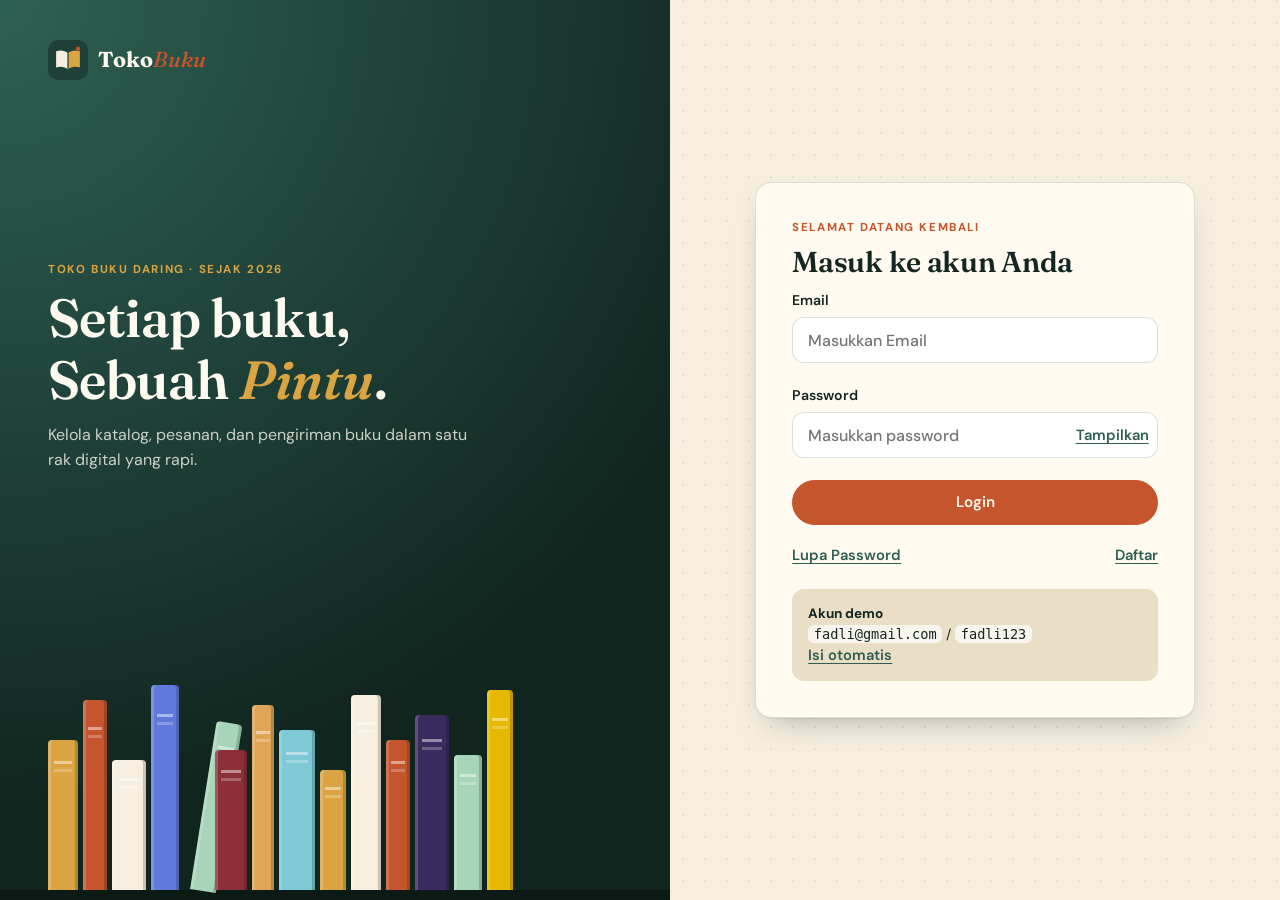
<file: index.html>
<!DOCTYPE html>
<html lang="id">
<head>
  <meta charset="UTF-8">
  <meta name="viewport" content="width=device-width, initial-scale=1.0">
  <title>Masuk – Toko Buku</title>
  <meta name="description" content="Masuk ke Toko Buku untuk mengelola stok, pemesanan, dan pengiriman buku.">
  <link rel="icon" href="assets/logo.svg" type="image/svg+xml">
  <link rel="preconnect" href="https://fonts.googleapis.com">
  <link rel="preconnect" href="https://fonts.gstatic.com" crossorigin>
  <link href="https://fonts.googleapis.com/css2?family=DM+Sans:wght@400;500;600;700&family=Fraunces:ital,opsz,wght@0,9..144,500;0,9..144,600;0,9..144,700;1,9..144,500&display=swap" rel="stylesheet">
  <link rel="stylesheet" href="css/style.css">
  <script src="js/data.js" defer></script>
  <script src="js/script.js" defer></script>
</head>
<body data-page="login">
  <main class="login">
    <section class="login-hero" aria-label="Tentang Toko Buku">
      <a class="brand" href="index.html"><img src="assets/logo.svg" alt="" width="40" height="40"><span>Toko<em>Buku</em></span></a>
      <div class="hero-copy">
        <p class="eyebrow" style="color:var(--gold)">Toko Buku Daring · Sejak 2026</p>
        <h1>Setiap buku,<br>Sebuah <em>Pintu</em>.</h1>
        <p>Kelola katalog, pesanan, dan pengiriman buku dalam satu rak digital yang rapi.</p>
      </div>
      <div class="shelf" aria-hidden="true">
        <span style="--h:150px;--w:30px;--c:#d9a441;--i:0"></span>
        <span style="--h:190px;--w:24px;--c:#c4552d;--i:1"></span>
        <span style="--h:130px;--w:34px;--c:#f6efe0;--i:2"></span>
        <span style="--h:205px;--w:28px;--c:#5f7adb;--i:3"></span>
        <span class="miring" style="--h:170px;--w:26px;--c:#a8d5ba;--i:4"></span>
        <span style="--h:140px;--w:32px;--c:#8c2f39;--i:5"></span>
        <span style="--h:185px;--w:22px;--c:#e0a458;--i:6"></span>
        <span style="--h:160px;--w:36px;--c:#7fc8d6;--i:7"></span>
        <span style="--h:120px;--w:26px;--c:#d9a441;--i:8"></span>
        <span style="--h:195px;--w:30px;--c:#f6efe0;--i:9"></span>
        <span style="--h:150px;--w:24px;--c:#c4552d;--i:10"></span>
        <span style="--h:175px;--w:34px;--c:#3a2a5e;--i:11"></span>
        <span style="--h:135px;--w:28px;--c:#a8d5ba;--i:12"></span>
        <span style="--h:200px;--w:26px;--c:#e6b800;--i:13"></span>
      </div>
    </section>

    <section class="login-panel" aria-labelledby="judulLogin">
      <div class="login-card card">
        <p class="eyebrow">Selamat datang kembali</p>
        <h2 id="judulLogin">Masuk ke akun Anda</h2>
        <form id="formLogin" novalidate>
          <div class="field">
            <label for="email">Email</label>
            <input type="email" id="email" name="email" placeholder="Masukkan Email" autocomplete="username" required>
            <small class="error-msg" role="alert"></small>
          </div>
          <div class="field">
            <label for="password">Password</label>
            <div class="pw-wrap">
              <input type="password" id="password" name="password" placeholder="Masukkan password" autocomplete="current-password" required>
              <button type="button" class="link" id="togglePass" aria-pressed="false">Tampilkan</button>
            </div>
            <small class="error-msg" role="alert"></small>
          </div>
          <button type="submit" class="btn btn-primary btn-block">Login</button>
        </form>

        <div class="login-links">
          <button type="button" class="link" data-open="dlgLupa">Lupa Password</button>
          <button type="button" class="link" data-open="dlgDaftar">Daftar</button>
        </div>

        <aside class="demo" aria-label="Akun demo">
          <strong>Akun demo</strong><br>
          <code>fadli@gmail.com</code> / <code>fadli123</code><br>
          <button type="button" class="link" id="isiDemo">Isi otomatis</button>
        </aside>
      </div>
    </section>
  </main>

  <!-- Modal: Lupa Password -->
  <dialog id="dlgLupa" class="modal" aria-labelledby="tLupa">
    <div class="modal-body">
      <div class="modal-head">
        <div><p class="eyebrow">Pemulihan akun</p><h2 id="tLupa">Lupa Password</h2></div>
        <button type="button" class="modal-x" data-close aria-label="Tutup">×</button>
      </div>
      <p class="muted">Masukkan email yang terdaftar. Kami akan mengirim tautan untuk mengatur ulang password.</p>
      <form id="formLupa" novalidate>
        <div class="field">
          <label for="lupaEmail">Email terdaftar</label>
          <input type="email" id="lupaEmail" name="lupaEmail" placeholder="nama@email.com" required>
          <small class="error-msg" role="alert"></small>
        </div>
        <div id="lupaHasil" class="notice" role="status" hidden></div>
        <div class="modal-actions">
          <button type="button" class="btn btn-ghost" data-close>Tutup</button>
          <button type="submit" class="btn btn-primary">Kirim tautan</button>
        </div>
      </form>
    </div>
  </dialog>

  <!-- Modal: Daftar -->
  <dialog id="dlgDaftar" class="modal" aria-labelledby="tDaftar">
    <div class="modal-body">
      <div class="modal-head">
        <div><p class="eyebrow">Akun baru</p><h2 id="tDaftar">Daftar</h2></div>
        <button type="button" class="modal-x" data-close aria-label="Tutup">×</button>
      </div>
      <form id="formDaftar" novalidate>
        <div class="field">
          <label for="dNama">Nama lengkap</label>
          <input type="text" id="dNama" name="dNama" autocomplete="name" required>
          <small class="error-msg" role="alert"></small>
        </div>
        <div class="field">
          <label for="dEmail">Email</label>
          <input type="email" id="dEmail" name="dEmail" autocomplete="email" required>
          <small class="error-msg" role="alert"></small>
        </div>
        <div class="form-grid">
          <div class="field">
            <label for="dPass">Password</label>
            <input type="password" id="dPass" name="dPass" autocomplete="new-password" required>
            <small class="error-msg" role="alert"></small>
          </div>
          <div class="field">
            <label for="dPass2">Ulangi password</label>
            <input type="password" id="dPass2" name="dPass2" autocomplete="new-password" required>
            <small class="error-msg" role="alert"></small>
          </div>
        </div>
        <div class="modal-actions">
          <button type="button" class="btn btn-ghost" data-close>Batal</button>
          <button type="submit" class="btn btn-primary">Buat akun</button>
        </div>
      </form>
    </div>
  </dialog>
</body>
</html>
</file>
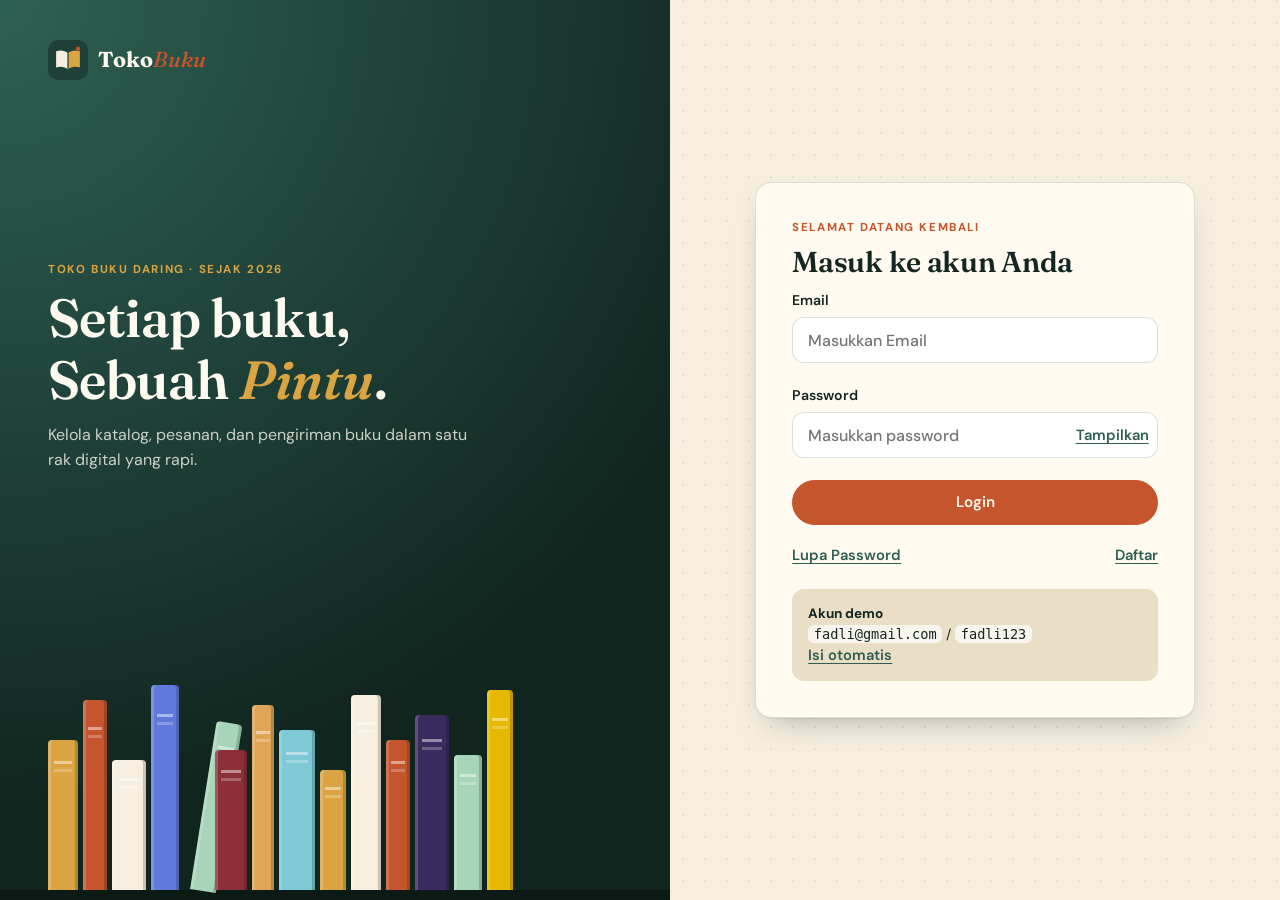
<file: checkout.html>
<!DOCTYPE html>
<html lang="id">
<head>
  <meta charset="UTF-8">
  <meta name="viewport" content="width=device-width, initial-scale=1.0">
  <title>Pemesanan – Toko Buku</title>
  <link rel="icon" href="assets/logo.svg" type="image/svg+xml">
  <link rel="preconnect" href="https://fonts.googleapis.com">
  <link rel="preconnect" href="https://fonts.gstatic.com" crossorigin>
  <link href="https://fonts.googleapis.com/css2?family=DM+Sans:wght@400;500;600;700&family=Fraunces:ital,opsz,wght@0,9..144,500;0,9..144,600;0,9..144,700;1,9..144,500&display=swap" rel="stylesheet">
  <link rel="stylesheet" href="css/style.css">
  <script src="js/data.js" defer></script>
  <script src="js/script.js" defer></script>
</head>
<body data-page="checkout">
  <a class="skip" href="#konten">Lewati ke konten</a>
  <header class="topbar">
    <a class="brand" href="dashboard.html"><img src="assets/logo.svg" alt="" width="36" height="36"><span>Toko<em>Buku</em></span></a>
    <nav class="nav" aria-label="Navigasi utama">
      <a href="dashboard.html" data-page="dashboard">Beranda</a>
      <a href="stok.html" data-page="stok">Stok</a>
      <a href="checkout.html" data-page="checkout">Pesan <span class="badge-cart" hidden>0</span></a>
      <a href="tracking.html" data-page="tracking">Tracking</a>
    </nav>
    <div class="user"><span class="avatar" id="avatar" aria-hidden="true"></span><span id="namaUser"></span><button type="button" class="btn btn-ghost btn-sm" id="btnLogout">Keluar</button></div>
  </header>

  <main id="konten" class="wrap">
    <div class="page-head">
      <div>
        <p class="eyebrow">Checkout</p>
        <h1>Pemesanan buku</h1>
        <p class="lead">Atur isi pesanan, lengkapi data pemesan, lalu pilih pembayaran.</p>
      </div>
    </div>

    <div class="checkout">
      <div class="stack">
        <section class="card" aria-labelledby="tItem">
          <h2 id="tItem">1. Data pesanan</h2>
          <div id="tabelKeranjang" class="table-wrap" hidden>
            <table class="responsive">
              <caption class="sr-only">Daftar buku yang dipesan</caption>
              <thead><tr><th scope="col">Buku</th><th scope="col" class="num">Harga</th><th scope="col">Jumlah</th><th scope="col" class="num">Subtotal</th><th scope="col">Aksi</th></tr></thead>
              <tbody id="tbodyKeranjang"></tbody>
            </table>
          </div>
          <p class="empty" id="kosongKeranjang">Keranjang masih kosong. Pilih buku di bawah atau buka <a href="stok.html">katalog</a>.</p>

          <div class="inline-form">
            <label class="sr-only" for="pilihBuku">Pilih buku</label>
            <select id="pilihBuku"></select>
            <label class="sr-only" for="qtyTambah">Jumlah</label>
            <input type="number" id="qtyTambah" min="1" value="1">
            <button type="button" class="btn" id="btnTambahItem">Tambah</button>
          </div>
        </section>

        <form id="formCheckout" novalidate>
          <section class="card" aria-labelledby="tPemesan">
            <h2 id="tPemesan">2. Informasi pemesan</h2>
            <div class="form-grid">
              <div class="field"><label for="nama">Nama lengkap</label><input id="nama" name="nama" type="text" autocomplete="name" required><small class="error-msg" role="alert"></small></div>
              <div class="field"><label for="email">Email</label><input id="email" name="email" type="email" autocomplete="email" required><small class="error-msg" role="alert"></small></div>
              <div class="field"><label for="telepon">No. telepon / WhatsApp</label><input id="telepon" name="telepon" type="tel" placeholder="081234567890" autocomplete="tel" required><small class="error-msg" role="alert"></small></div>
              <div class="field"><label for="kota">Kota</label><input id="kota" name="kota" type="text" autocomplete="address-level2" required><small class="error-msg" role="alert"></small></div>
              <div class="field full"><label for="alamat">Alamat lengkap</label><textarea id="alamat" name="alamat" placeholder="Nama jalan, nomor rumah, RT/RW, kelurahan" required></textarea><small class="error-msg" role="alert"></small></div>
              <div class="field"><label for="kodepos">Kode pos</label><input id="kodepos" name="kodepos" type="text" inputmode="numeric" maxlength="5" autocomplete="postal-code" required><small class="error-msg" role="alert"></small></div>
              <div class="field"><label for="ekspedisi">Ekspedisi</label><select id="ekspedisi" name="ekspedisi" required></select><small class="error-msg" role="alert"></small></div>
              <div class="field full"><label for="catatan">Catatan untuk kurir (opsional)</label><input id="catatan" name="catatan" type="text" maxlength="120"><small class="error-msg"></small></div>
            </div>
          </section>

          <section class="card" aria-labelledby="tBayar" style="margin-top:1.5rem">
            <h2 id="tBayar">3. Pembayaran</h2>
            <fieldset class="field">
              <legend>Metode pembayaran</legend>
              <div class="pay-grid" id="metodeBayar"></div>
              <small class="error-msg" role="alert"></small>
            </fieldset>
            <button type="submit" class="btn btn-primary btn-block" id="btnPesan">Buat pesanan</button>
          </section>
        </form>
      </div>

      <aside class="card summary" aria-labelledby="tRingkas">
        <h2 id="tRingkas">Ringkasan</h2>
        <dl>
          <div class="row"><dt>Jumlah buku</dt><dd id="rItem">0</dd></div>
          <div class="row"><dt>Subtotal</dt><dd id="rSub">Rp 0</dd></div>
          <div class="row"><dt>Ongkos kirim</dt><dd id="rOngkir">Rp 0</dd></div>
          <div class="row"><dt>Diskon</dt><dd id="rDiskon">Rp 0</dd></div>
          <div class="row total"><dt>Total</dt><dd id="rTotal">Rp 0</dd></div>
        </dl>
        <label class="sr-only" for="kupon">Kode kupon</label>
        <div class="kupon">
          <input id="kupon" type="text" placeholder="Kode kupon" autocomplete="off">
          <button type="button" class="btn btn-ghost btn-sm" id="btnKupon">Pakai</button>
        </div>
        <div id="pesanKupon" class="notice" role="status" hidden></div>
        <p class="muted" style="margin-top:1rem">Coba kupon <strong>BUKUBARU</strong> (diskon 10%) atau <strong>ONGKIRGRATIS</strong>.</p>
      </aside>
    </div>
  </main>
  <footer class="footer">© 2026 Toko Buku · Tugas UTS Pemrograman Web 1</footer>

  <!-- Modal sukses -->
  <dialog id="dlgSukses" class="modal modal-sm" aria-labelledby="tSukses">
    <div class="modal-body notif notif-success">
      <div class="notif-ico" aria-hidden="true">✓</div>
      <h3 id="tSukses">Pesanan berhasil dibuat!</h3>
      <p class="muted">Simpan Nomor Delivery Order Anda:</p>
      <p class="do-big" id="noDO"></p>
      <div class="modal-actions">
        <button type="button" class="btn btn-ghost" data-close>Tutup</button>
        <a class="btn btn-primary" id="linkLacak" href="tracking.html">Lacak pesanan</a>
      </div>
    </div>
  </dialog>
</body>
</html>
</file>
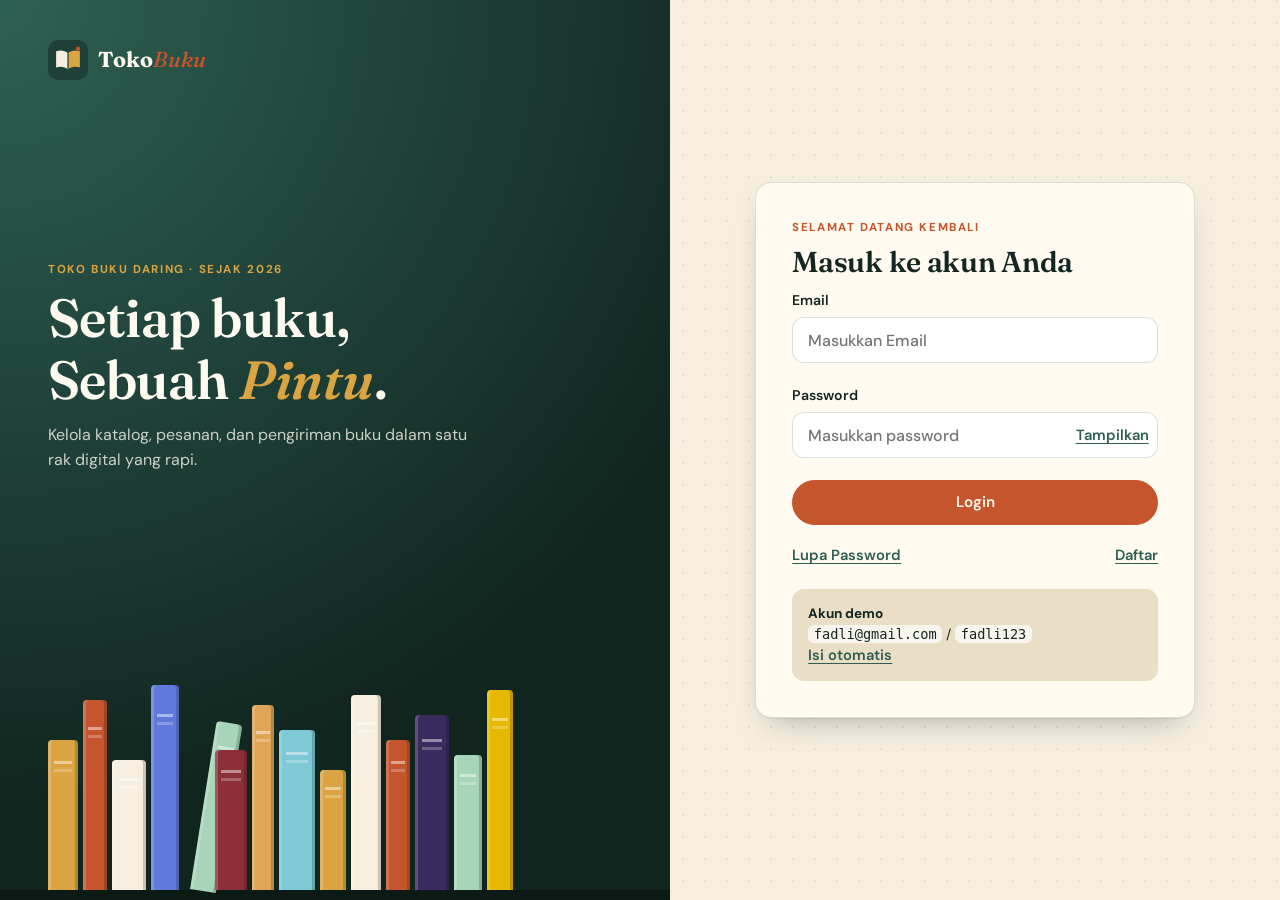
<file: dashboard.html>
<!DOCTYPE html>
<html lang="id">
<head>
  <meta charset="UTF-8">
  <meta name="viewport" content="width=device-width, initial-scale=1.0">
  <title>Dashboard – Toko Buku</title>
  <link rel="icon" href="assets/logo.svg" type="image/svg+xml">
  <link rel="preconnect" href="https://fonts.googleapis.com">
  <link rel="preconnect" href="https://fonts.gstatic.com" crossorigin>
  <link href="https://fonts.googleapis.com/css2?family=DM+Sans:wght@400;500;600;700&family=Fraunces:ital,opsz,wght@0,9..144,500;0,9..144,600;0,9..144,700;1,9..144,500&display=swap" rel="stylesheet">
  <link rel="stylesheet" href="css/style.css">
  <script src="js/data.js" defer></script>
  <script src="js/script.js" defer></script>
</head>
<body data-page="dashboard">
  <a class="skip" href="#konten">Lewati ke konten</a>
  <header class="topbar">
    <a class="brand" href="dashboard.html"><img src="assets/logo.svg" alt="" width="36" height="36"><span>Toko<em>Buku</em></span></a>
    <nav class="nav" aria-label="Navigasi utama">
      <a href="dashboard.html" data-page="dashboard">Beranda</a>
      <a href="stok.html" data-page="stok">Stok</a>
      <a href="checkout.html" data-page="checkout">Pesan <span class="badge-cart" hidden>0</span></a>
      <a href="tracking.html" data-page="tracking">Tracking</a>
    </nav>
    <div class="user"><span class="avatar" id="avatar" aria-hidden="true"></span><span id="namaUser"></span><button type="button" class="btn btn-ghost btn-sm" id="btnLogout">Keluar</button></div>
  </header>

  <main id="konten" class="wrap">
    <section class="hero" aria-labelledby="sapaan">
      <div>
        <p class="eyebrow" id="tanggal"></p>
        <h1 id="sapaan">Halo!</h1>
        <p class="lead">Berikut ringkasan rak toko Anda hari ini.</p>
      </div>
      <div class="clock" role="timer" aria-label="Jam lokal">
        <span id="jam">--:--:--</span>
        <small id="zona"></small>
      </div>
    </section>

    <section class="stats" aria-label="Ringkasan toko">
      <div class="stat"><strong id="statJudul">0</strong><span>Judul buku</span></div>
      <div class="stat"><strong id="statStok">0</strong><span>Total stok (eksemplar)</span></div>
      <div class="stat"><strong id="statPesanan">0</strong><span>Total pesanan</span></div>
      <div class="stat"><strong id="statOmzet">Rp 0</strong><span>Total pendapatan</span></div>
    </section>

    <h2 class="section-title">Menu utama</h2>
    <nav class="menu-grid" aria-label="Menu dashboard">
      <a class="menu-card" href="stok.html"><span class="arrow" aria-hidden="true">↗</span><span class="no">01</span><h3>Informasi Stok / Katalog</h3><p>Lihat, cari, dan tambah stok buku.</p></a>
      <a class="menu-card" href="tracking.html"><span class="arrow" aria-hidden="true">↗</span><span class="no">02</span><h3>Tracking Pengiriman</h3><p>Lacak paket dengan Nomor Delivery Order.</p></a>
      <a class="menu-card" href="checkout.html"><span class="arrow" aria-hidden="true">↗</span><span class="no">3</span><h3>Buat Pesanan</h3><p>Isi data pemesan dan pembayaran.</p></a>
    </nav>

    <h2 class="section-title">Pesanan terbaru</h2>
    <ul class="recent" id="listTerbaru"></ul>
  </main>
  <footer class="footer">© 2026 Toko Buku · Tugas UTS Pemrograman Web 1</footer>
</body>
</html>
</file>
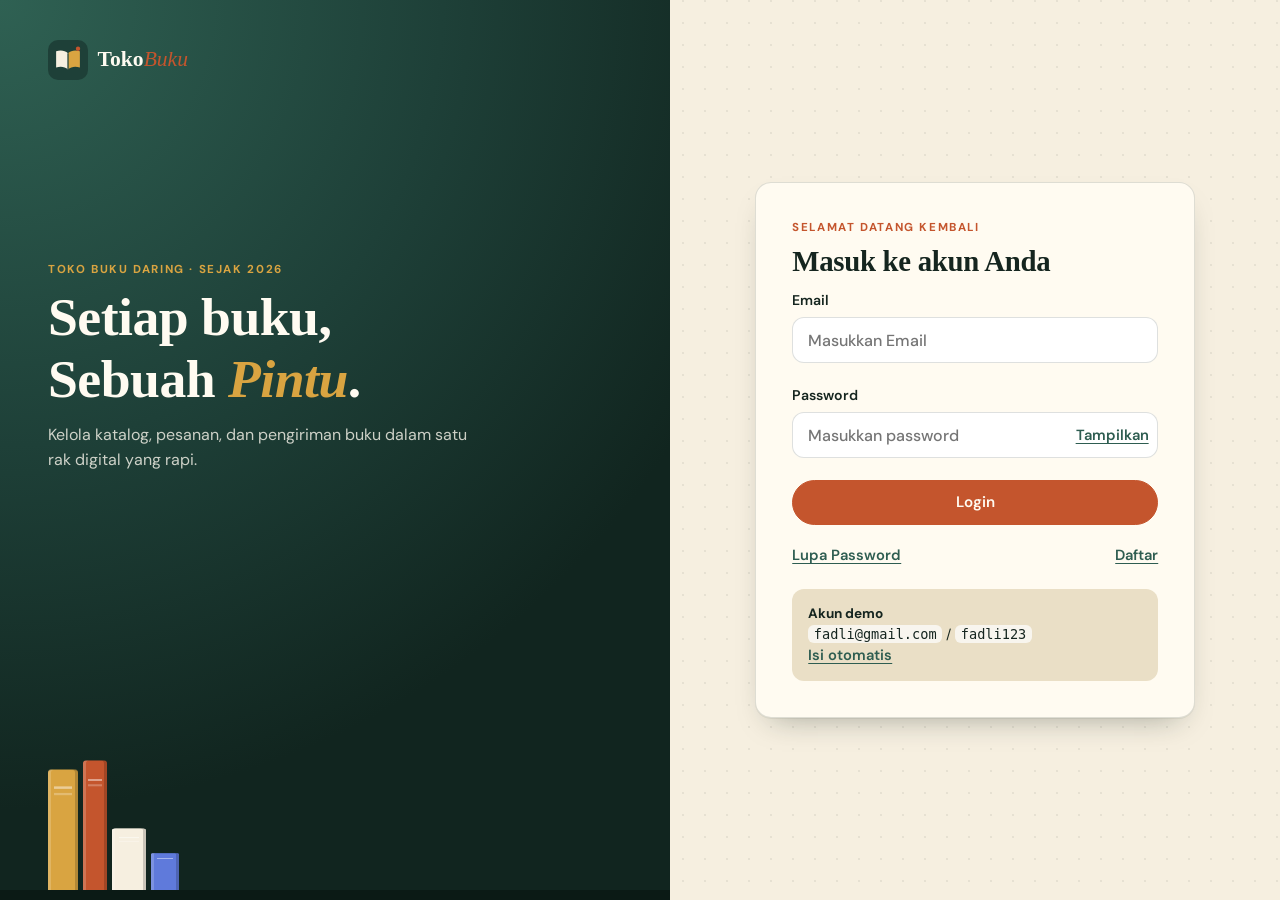
<file: login.html>
<!DOCTYPE html>
<html lang="id">
<head>
  <meta charset="UTF-8">
  <meta name="viewport" content="width=device-width, initial-scale=1.0">
  <meta http-equiv="refresh" content="0; url=index.html">
  <title>Login – Toko Buku</title>
</head>
<body>
  <p>Mengalihkan ke <a href="index.html">halaman login</a>…</p>
</body>
</html>
</file>
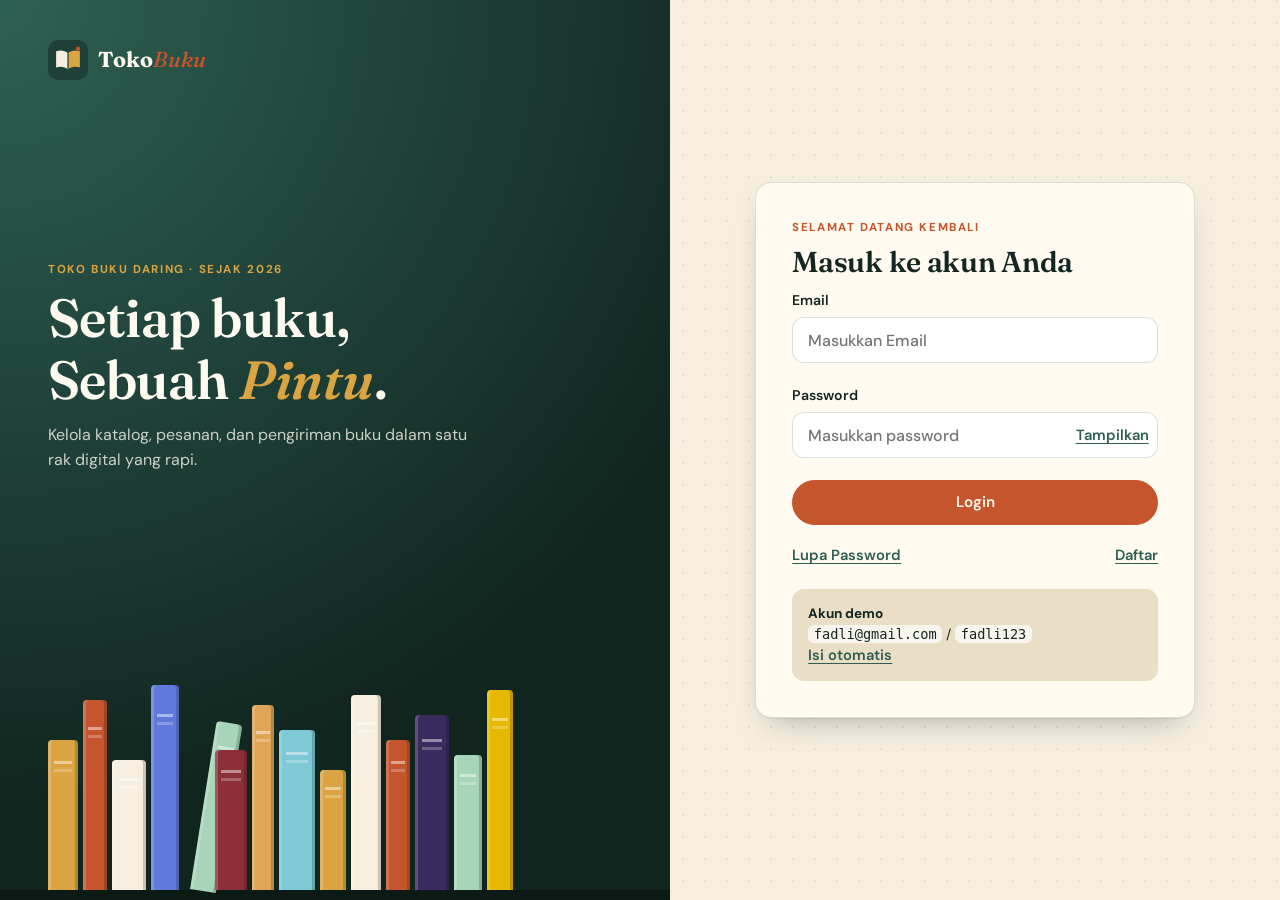
<file: stok.html>
<!DOCTYPE html>
<html lang="id">
<head>
  <meta charset="UTF-8">
  <meta name="viewport" content="width=device-width, initial-scale=1.0">
  <title>Katalog &amp; Stok – Toko Buku</title>
  <link rel="icon" href="assets/logo.svg" type="image/svg+xml">
  <link rel="preconnect" href="https://fonts.googleapis.com">
  <link rel="preconnect" href="https://fonts.gstatic.com" crossorigin>
  <link href="https://fonts.googleapis.com/css2?family=DM+Sans:wght@400;500;600;700&family=Fraunces:ital,opsz,wght@0,9..144,500;0,9..144,600;0,9..144,700;1,9..144,500&display=swap" rel="stylesheet">
  <link rel="stylesheet" href="css/style.css">
  <script src="js/data.js" defer></script>
  <script src="js/script.js" defer></script>
</head>
<body data-page="stok">
  <a class="skip" href="#konten">Lewati ke konten</a>
  <header class="topbar">
    <a class="brand" href="dashboard.html"><img src="assets/logo.svg" alt="" width="36" height="36"><span>Toko<em>Buku</em></span></a>
    <nav class="nav" aria-label="Navigasi utama">
      <a href="dashboard.html" data-page="dashboard">Beranda</a>
      <a href="stok.html" data-page="stok">Stok</a>
      <a href="checkout.html" data-page="checkout">Pesan <span class="badge-cart" hidden>0</span></a>
      <a href="tracking.html" data-page="tracking">Tracking</a>
    </nav>
    <div class="user"><span class="avatar" id="avatar" aria-hidden="true"></span><span id="namaUser"></span><button type="button" class="btn btn-ghost btn-sm" id="btnLogout">Keluar</button></div>
  </header>

  <main id="konten" class="wrap">
    <div class="page-head">
      <div>
        <p class="eyebrow">Informasi stok</p>
        <h1>Katalog buku</h1>
        <p class="lead">Data dimuat dari <code>dataKatalogBuku</code> di <code>data.js</code>. Tambahkan stok baru, ubah, atau masukkan ke keranjang.</p>
      </div>
    </div>

    <div class="chips" aria-label="Ringkasan stok">
      <span class="chip"><strong id="sumJudul">0</strong> judul</span>
      <span class="chip"><strong id="sumStok">0</strong> eksemplar</span>
      <span class="chip">Nilai persediaan <strong id="sumNilai">Rp 0</strong></span>
      <span class="chip"><strong id="sumMenipis">0</strong> stok menipis / habis</span>
    </div>

    <section class="toolbar" aria-label="Pencarian dan filter">
      <label class="sr-only" for="cari">Cari buku</label>
      <input type="search" id="cari" placeholder="Cari judul, kategori, atau kode…">
      <label class="sr-only" for="filterKategori">Filter kategori</label>
      <select id="filterKategori"><option value="">Semua kategori</option></select>
      <label class="sr-only" for="urut">Urutkan</label>
      <select id="urut">
        <option value="judul">Urut: Judul A–Z</option>
        <option value="hargaAsc">Harga termurah</option>
        <option value="hargaDesc">Harga termahal</option>
        <option value="stokAsc">Stok tersedikit</option>
        <option value="stokDesc">Stok terbanyak</option>
      </select>
      <button type="button" class="btn btn-primary" id="btnTambah">+ Tambah stok baru</button>
    </section>

    <p class="muted" id="infoJumlah" aria-live="polite"></p>
    <div class="table-wrap">
      <table class="responsive">
        <caption class="sr-only">Daftar katalog buku beserta stok</caption>
        <thead>
          <tr>
            <th scope="col">Buku</th><th scope="col">Kode</th><th scope="col">Kategori</th>
            <th scope="col" class="num">Harga</th><th scope="col">Stok</th><th scope="col">Aksi</th>
          </tr>
        </thead>
        <tbody id="tbodyStok"></tbody>
      </table>
      <p class="empty" id="kosongStok" hidden>Tidak ada buku yang cocok dengan pencarian Anda.</p>
    </div>
  </main>
  <footer class="footer">© 2026 Toko Buku · Tugas UTS Pemrograman Web 1</footer>

  <!-- Modal tambah / ubah buku -->
  <dialog id="dlgBuku" class="modal" aria-labelledby="judulDlg">
    <div class="modal-body">
      <div class="modal-head">
        <div><p class="eyebrow">Katalog</p><h2 id="judulDlg">Tambah buku baru</h2></div>
        <button type="button" class="modal-x" data-close aria-label="Tutup">×</button>
      </div>
      <form id="formBuku" novalidate>
        <div class="form-grid">
          <div class="field"><label for="fKode">Kode</label><input id="fKode" name="kode" readonly><small class="error-msg"></small></div>
          <div class="field"><label for="fEdisi">Edisi</label><input id="fEdisi" name="edisi" type="number" min="1" step="1"><small class="error-msg" role="alert"></small></div>
          <div class="field full"><label for="fJudul">Judul buku</label><input id="fJudul" name="judul" type="text" required><small class="error-msg" role="alert"></small></div>
          <div class="field full"><label for="fKategori">Kategori</label><input id="fKategori" name="kategori" type="text" list="daftarKategori" placeholder="Pilih atau ketik kategori baru" required><datalist id="daftarKategori"></datalist><small class="error-msg" role="alert"></small></div>
          <div class="field"><label for="fHarga">Harga (Rp)</label><input id="fHarga" name="harga" type="number" min="1000" step="500" required><small class="error-msg" role="alert"></small></div>
          <div class="field"><label for="fStok">Stok</label><input id="fStok" name="stok" type="number" min="0" step="1" required><small class="error-msg" role="alert"></small></div>
        </div>
        <div class="modal-actions">
          <button type="button" class="btn btn-ghost" data-close>Batal</button>
          <button type="submit" class="btn btn-primary" id="btnSimpanBuku">Tambah ke katalog</button>
        </div>
      </form>
    </div>
  </dialog>
</body>
</html>
</file>
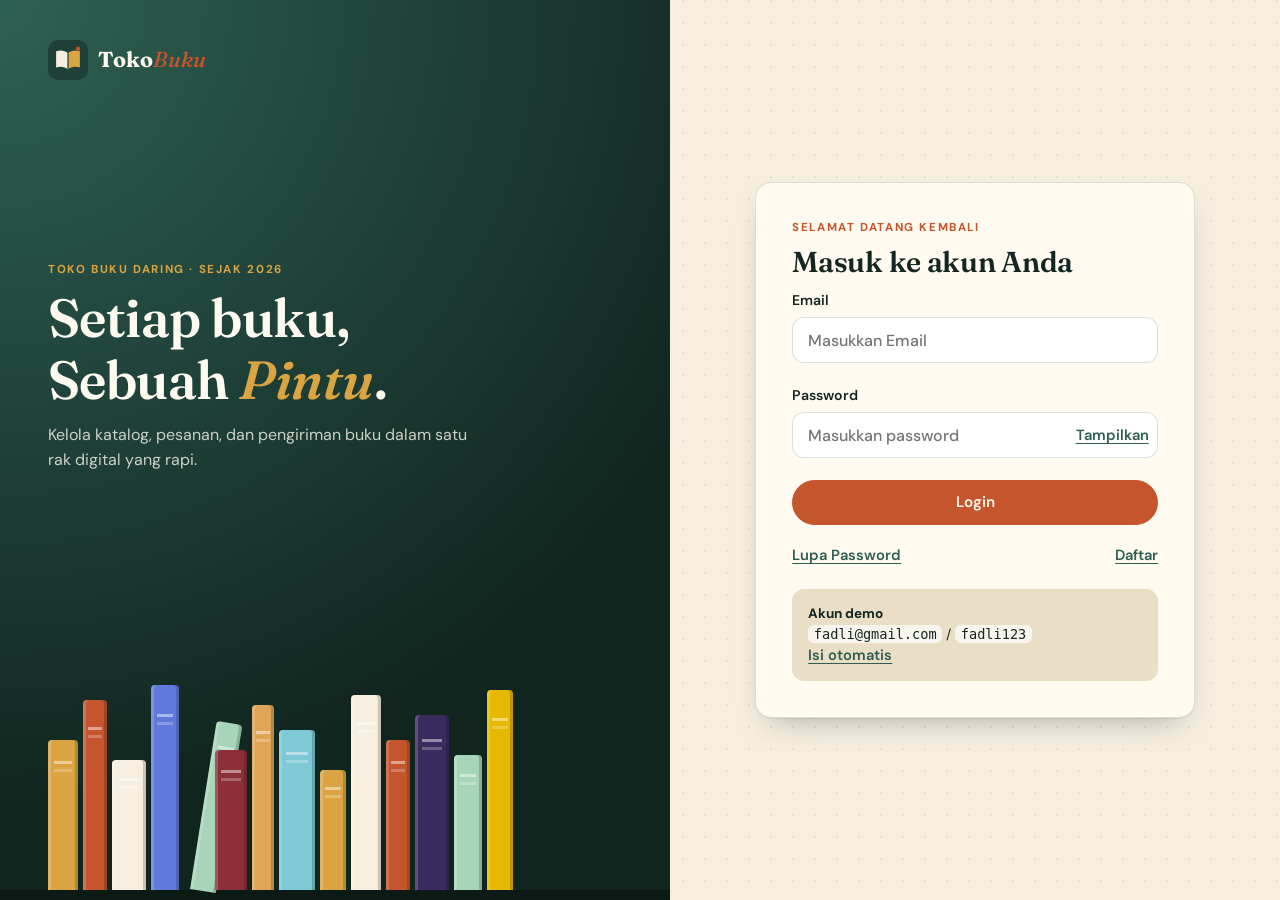
<file: tracking.html>
<!DOCTYPE html>
<html lang="id">
<head>
  <meta charset="UTF-8">
  <meta name="viewport" content="width=device-width, initial-scale=1.0">
  <title>Tracking Pengiriman – Toko Buku</title>
  <link rel="icon" href="assets/logo.svg" type="image/svg+xml">
  <link rel="preconnect" href="https://fonts.googleapis.com">
  <link rel="preconnect" href="https://fonts.gstatic.com" crossorigin>
  <link href="https://fonts.googleapis.com/css2?family=DM+Sans:wght@400;500;600;700&family=Fraunces:ital,opsz,wght@0,9..144,500;0,9..144,600;0,9..144,700;1,9..144,500&display=swap" rel="stylesheet">
  <link rel="stylesheet" href="css/style.css">
  <script src="js/data.js" defer></script>
  <script src="js/script.js" defer></script>
</head>
<body data-page="tracking">
  <a class="skip" href="#konten">Lewati ke konten</a>
  <header class="topbar">
    <a class="brand" href="dashboard.html"><img src="assets/logo.svg" alt="" width="36" height="36"><span>Toko<em>Buku</em></span></a>
    <nav class="nav" aria-label="Navigasi utama">
      <a href="dashboard.html" data-page="dashboard">Beranda</a>
      <a href="stok.html" data-page="stok">Stok</a>
      <a href="checkout.html" data-page="checkout">Pesan <span class="badge-cart" hidden>0</span></a>
      <a href="tracking.html" data-page="tracking">Tracking</a>
    </nav>
    <div class="user"><span class="avatar" id="avatar" aria-hidden="true"></span><span id="namaUser"></span><button type="button" class="btn btn-ghost btn-sm" id="btnLogout">Keluar</button></div>
  </header>

  <main id="konten" class="wrap">
    <div class="page-head">
      <div>
        <p class="eyebrow">Informasi pengiriman</p>
        <h1>Lacak paket Anda</h1>
        <p class="lead">Masukkan Nomor Delivery Order untuk melihat status dan detail pengiriman.</p>
      </div>
    </div>

    <section class="card search-card" aria-label="Form pencarian">
      <form id="formTracking" novalidate>
        <div class="search-row">
          <div class="field">
            <label for="nomorDO">Nomor Delivery Order</label>
            <input type="text" id="nomorDO" name="nomorDO" placeholder="Contoh: DO-20261002" autocomplete="off" required>
            <small class="error-msg" role="alert"></small>
          </div>
          <button type="submit" class="btn btn-primary" id="btnCari" style="align-self:flex-start;margin-top:1.55rem">Cari</button>
        </div>
      </form>
      <p class="muted" style="margin:1rem 0 .5rem">Coba nomor contoh:</p>
      <div class="chips" id="contohDO" style="margin:0"></div>
    </section>

    <section id="hasilTracking" aria-label="Hasil pencarian" hidden></section>
  </main>
  <footer class="footer">© 2026 Toko Buku · Tugas UTS Pemrograman Web 1</footer>
</body>
</html>
</file>
<file: css/style.css>
/* =========================================================
   Toko Buku – style.css
   Tema: "rak buku" – kertas krem, tinta hijau pinus, aksen tanah liat & emas
   ========================================================= */

:root {
  --paper: #f6efe0;
  --paper-2: #eadfc6;
  --card: #fffbf1;
  --ink: #15251f;
  --ink-2: #4a5a53;
  --pine: #1e4038;
  --pine-2: #2e5d51;
  --clay: #c4552d;
  --clay-2: #a8421f;
  --gold: #d9a441;
  --ok: #2f7d5b;
  --err: #b3372a;
  --line: rgba(21, 37, 31, .14);
  --radius: 16px;
  --shadow: 0 1px 0 rgba(21, 37, 31, .06), 0 14px 30px -16px rgba(21, 37, 31, .4);
  --serif: "Fraunces", "Iowan Old Style", Georgia, serif;
  --sans: "DM Sans", system-ui, -apple-system, "Segoe UI", Roboto, sans-serif;
}

*, *::before, *::after { box-sizing: border-box; }
html { scroll-behavior: smooth; }
body {
  margin: 0;
  font-family: var(--sans);
  color: var(--ink);
  line-height: 1.55;
  background:
    radial-gradient(circle at 1px 1px, rgba(21, 37, 31, .07) 1px, transparent 0) 0 0 / 22px 22px,
    var(--paper);
  min-height: 100vh;
  display: flex;
  flex-direction: column;
}
h1, h2, h3, h4 { font-family: var(--serif); line-height: 1.15; margin: 0 0 .4em; letter-spacing: -.01em; }
h1 { font-size: clamp(2rem, 4vw + 1rem, 3.4rem); font-weight: 600; }
h2 { font-size: clamp(1.35rem, 1vw + 1rem, 1.8rem); font-weight: 600; }
h3 { font-size: 1.15rem; font-weight: 600; }
p { margin: 0 0 1em; }
em { font-style: italic; color: var(--clay); }
a { color: var(--pine-2); }
img { max-width: 100%; display: block; }
[hidden] { display: none !important; }
.muted { color: var(--ink-2); font-size: .9rem; }
.eyebrow { text-transform: uppercase; letter-spacing: .14em; font-size: .72rem; font-weight: 700; color: var(--clay); margin: 0 0 .5rem; }
.lead { font-size: 1.1rem; color: var(--ink-2); max-width: 46ch; }
.sr-only { position: absolute; width: 1px; height: 1px; overflow: hidden; clip: rect(0 0 0 0); white-space: nowrap; }
.skip { position: absolute; left: -999px; top: 8px; background: var(--ink); color: #fff; padding: .5rem 1rem; border-radius: 8px; z-index: 100; }
.skip:focus { left: 8px; }
:focus-visible { outline: 3px solid var(--gold); outline-offset: 2px; border-radius: 6px; }

/* ---------- Tombol ---------- */
.btn {
  --bg: var(--pine); --fg: #fffbf1;
  display: inline-flex; align-items: center; justify-content: center; gap: .5rem;
  font: 600 .95rem var(--sans);
  padding: .72rem 1.25rem; border-radius: 999px; border: 1.5px solid var(--bg);
  background: var(--bg); color: var(--fg); cursor: pointer; text-decoration: none;
  transition: transform .15s, box-shadow .15s, background .15s;
}
.btn:hover { transform: translateY(-2px); box-shadow: 0 10px 18px -10px rgba(21, 37, 31, .7); }
.btn:active { transform: translateY(0); }
.btn:disabled { opacity: .45; cursor: not-allowed; transform: none; box-shadow: none; }
.btn-primary { --bg: var(--clay); }
.btn-primary:hover { --bg: var(--clay-2); }
.btn-ghost { --bg: transparent; --fg: var(--ink); border-color: var(--line); }
.btn-ghost:hover { background: rgba(21, 37, 31, .06); box-shadow: none; }
.btn-danger { --bg: transparent; --fg: var(--err); border-color: rgba(179, 55, 42, .35); }
.btn-danger:hover { background: rgba(179, 55, 42, .08); box-shadow: none; }
.btn-sm { padding: .4rem .8rem; font-size: .82rem; }
.btn-block { width: 100%; }
.link { background: none; border: 0; padding: 0; font: 600 .92rem var(--sans); color: var(--pine-2); text-decoration: underline; text-underline-offset: 3px; cursor: pointer; }
.link:hover { color: var(--clay); }

/* ---------- Form ---------- */
.field { display: flex; flex-direction: column; gap: .35rem; margin-bottom: 1rem; position: relative; }
.field label, .field legend { font-weight: 600; font-size: .88rem; }
.input, .field input:not([type=radio]):not([type=checkbox]), .field select, .field textarea, .toolbar input, .toolbar select, .inline-form input, .inline-form select {
  font: 500 1rem var(--sans); color: var(--ink);
  padding: .72rem .9rem; border-radius: 12px; border: 1.5px solid var(--line);
  background: #fff; width: 100%; transition: border-color .15s, box-shadow .15s;
}
.field input:focus, .field select:focus, .field textarea:focus, .toolbar input:focus, .toolbar select:focus, .inline-form input:focus, .inline-form select:focus {
  outline: none; border-color: var(--pine-2); box-shadow: 0 0 0 4px rgba(46, 93, 81, .16);
}
.field textarea { min-height: 84px; resize: vertical; }
.field input[readonly] { background: var(--paper-2); color: var(--ink-2); }
.error-msg { color: var(--err); font-size: .8rem; font-weight: 600; min-height: 0; }
.field.invalid input:not([type=radio]), .field.invalid select, .field.invalid textarea { border-color: var(--err); background: #fff6f4; }
.pw-wrap { position: relative; }
.pw-wrap input { padding-right: 6.2rem !important; }
.pw-wrap button { position: absolute; right: .6rem; top: 50%; transform: translateY(-50%); }
.form-grid { display: grid; grid-template-columns: repeat(2, 1fr); gap: 0 1rem; }
.form-grid .full { grid-column: 1 / -1; }
fieldset { border: 0; padding: 0; margin: 0 0 1rem; }
.pay-grid { display: grid; grid-template-columns: repeat(auto-fit, minmax(130px, 1fr)); gap: .6rem; }
.pay { position: relative; cursor: pointer; }
.pay input { position: absolute; opacity: 0; inset: 0; }
.pay span { display: block; text-align: center; padding: .7rem .5rem; border: 1.5px solid var(--line); border-radius: 12px; background: #fff; font-weight: 600; font-size: .9rem; transition: .15s; }
.pay input:checked + span { border-color: var(--pine); background: var(--pine); color: #fffbf1; }
.pay input:focus-visible + span { outline: 3px solid var(--gold); outline-offset: 2px; }
.notice { padding: .8rem 1rem; border-radius: 12px; font-size: .9rem; margin-top: 1rem; }
.notice-ok { background: #e3f2ea; color: #1d5a3f; }
.notice-err { background: #fbe9e6; color: var(--err); }

/* ---------- Kartu & utilitas layout ---------- */
.card { background: var(--card); border: 1px solid var(--line); border-radius: var(--radius); box-shadow: var(--shadow); padding: 1.5rem; }
.wrap { width: min(1180px, 100% - 2rem); margin: 0 auto; padding: 2rem 0 3rem; flex: 1; }
.page-head { display: flex; align-items: flex-end; justify-content: space-between; gap: 1rem; flex-wrap: wrap; margin-bottom: 1.5rem; }
.page-head p { margin: 0; }
.section-title { margin: 2.5rem 0 1rem; }

/* ---------- Topbar ---------- */
.topbar {
  position: sticky; top: 0; z-index: 20;
  display: flex; align-items: center; gap: 1.5rem; flex-wrap: wrap;
  padding: .75rem max(1rem, calc((100% - 1180px) / 2));
  background: rgba(246, 239, 224, .88); backdrop-filter: blur(10px);
  border-bottom: 1px solid var(--line);
}
.brand { display: flex; align-items: center; gap: .6rem; text-decoration: none; color: var(--ink); font-family: var(--serif); font-weight: 700; font-size: 1.35rem; }
.brand em { color: var(--clay); font-weight: 500; }
.nav { display: flex; gap: .25rem; margin-left: auto; overflow-x: auto; scrollbar-width: none; }
.nav a { text-decoration: none; color: var(--ink-2); font-weight: 600; font-size: .92rem; padding: .5rem .85rem; border-radius: 999px; white-space: nowrap; transition: .15s; }
.nav a:hover { background: rgba(21, 37, 31, .07); color: var(--ink); }
.nav a[aria-current="page"] { background: var(--pine); color: #fffbf1; }
.badge-cart { display: inline-grid; place-items: center; min-width: 1.25rem; height: 1.25rem; padding: 0 .3rem; margin-left: .25rem; border-radius: 999px; background: var(--clay); color: #fff; font-size: .72rem; }
.user { display: flex; align-items: center; gap: .6rem; font-weight: 600; font-size: .9rem; }
.avatar { width: 34px; height: 34px; border-radius: 50%; display: grid; place-items: center; background: var(--gold); color: var(--ink); font-family: var(--serif); font-weight: 700; }
.footer { text-align: center; padding: 1.5rem 1rem 2rem; color: var(--ink-2); font-size: .85rem; border-top: 1px solid var(--line); }

/* ---------- Halaman login ---------- */
.login { display: grid; grid-template-columns: 1.1fr 1fr; min-height: 100vh; }
.login-hero {
  position: relative; overflow: hidden; color: #fffbf1;
  background: radial-gradient(120% 90% at 0% 0%, #2f6153 0%, var(--pine) 55%, #11251f 100%);
  padding: 2.5rem 3rem 0; display: flex; flex-direction: column; justify-content: space-between;
}
.login-hero .brand { color: #fffbf1; }
.login-hero h1 { font-size: clamp(2.4rem, 4.2vw, 4rem); margin-bottom: .8rem; }
.login-hero h1 em { color: var(--gold); }
.login-hero p { color: rgba(255, 251, 241, .78); max-width: 40ch; }
.hero-copy { margin: auto 0; padding: 2rem 0; }
.shelf { display: flex; align-items: flex-end; gap: 5px; height: 230px; border-bottom: 10px solid #0b1a15; margin: 0 -3rem; padding: 0 3rem; }
.shelf span {
  height: var(--h); width: var(--w); background: var(--c); border-radius: 4px 4px 0 0; position: relative;
  box-shadow: inset 3px 0 0 rgba(255, 255, 255, .18), inset -3px 0 0 rgba(0, 0, 0, .18);
  transform-origin: bottom; animation: naik .9s cubic-bezier(.2, .8, .2, 1) both; animation-delay: calc(var(--i) * 70ms);
}
.shelf span::after { content: ""; position: absolute; left: 20%; right: 20%; top: 14%; height: 3px; background: rgba(255, 255, 255, .45); box-shadow: 0 8px 0 rgba(255, 255, 255, .25); }
.shelf span.miring { transform: rotate(9deg) translateX(6px); animation-name: naikMiring; }
.login-panel { display: grid; place-items: center; padding: 2rem 1.25rem; }
.login-card { width: min(440px, 100%); padding: 2.25rem; }
.login-card.shake { animation: goyang .45s; }
.login-links { display: flex; justify-content: space-between; margin-top: 1.25rem; }
.demo { margin-top: 1.5rem; padding: .9rem 1rem; border-radius: 12px; background: var(--paper-2); font-size: .85rem; }
.demo code { background: rgba(255, 255, 255, .7); padding: .05rem .35rem; border-radius: 6px; }

/* ---------- Dashboard ---------- */
.hero {
  position: relative; overflow: hidden; border-radius: 24px; padding: 2.5rem; color: #fffbf1;
  display: flex; justify-content: space-between; align-items: flex-end; gap: 1.5rem; flex-wrap: wrap;
  background: linear-gradient(135deg, #1e4038, #2e5d51);
  box-shadow: var(--shadow);
}
body[data-waktu="pagi"] .hero { background: linear-gradient(135deg, #e0a458, #c4552d); }
body[data-waktu="siang"] .hero { background: linear-gradient(135deg, #2e7d9a, #1e4038); }
body[data-waktu="sore"] .hero { background: linear-gradient(135deg, #8c2f39, #d9803a); }
body[data-waktu="malam"] .hero { background: linear-gradient(135deg, #14213d, #3a2a5e); }
.hero::before { content: ""; position: absolute; right: -60px; top: -60px; width: 240px; height: 240px; border-radius: 50%; background: radial-gradient(circle, rgba(255, 240, 200, .75), rgba(255, 240, 200, 0) 70%); }
.hero > * { position: relative; }
.hero .eyebrow { color: rgba(255, 251, 241, .8); }
.hero .lead { color: rgba(255, 251, 241, .85); margin: 0; }
.clock { text-align: right; font-family: var(--serif); font-size: clamp(2rem, 4vw, 3rem); line-height: 1; font-variant-numeric: tabular-nums; }
.clock small { display: block; font: 500 .8rem var(--sans); opacity: .8; margin-top: .4rem; }
.stats { display: grid; grid-template-columns: repeat(auto-fit, minmax(210px, 1fr)); gap: 1rem; margin-top: 1.25rem; }
.stat { background: var(--card); border: 1px solid var(--line); border-radius: var(--radius); padding: 1.1rem 1.25rem; }
.stat strong { display: block; font: 600 1.9rem var(--serif); font-variant-numeric: tabular-nums; }
.stat span { font-size: .85rem; color: var(--ink-2); font-weight: 600; }
.menu-grid { display: grid; grid-template-columns: repeat(auto-fit, minmax(205px, 1fr)); gap: 1rem; }
.menu-card {
  position: relative; display: flex; flex-direction: column; gap: .35rem; min-height: 190px;
  padding: 1.4rem; border-radius: 20px; text-decoration: none; color: var(--ink);
  background: var(--card); border: 1px solid var(--line); box-shadow: var(--shadow);
  transition: transform .2s, background .2s, color .2s;
}
.menu-card .no { font: 600 3rem/1 var(--serif); color: var(--gold); transition: color .2s; }
.menu-card h3 { margin-top: auto; font-size: 1.3rem; }
.menu-card p { margin: 0; font-size: .88rem; color: var(--ink-2); }
.menu-card .arrow { position: absolute; right: 1.2rem; top: 1.2rem; font-size: 1.4rem; transition: transform .2s; }
.menu-card:hover { transform: translateY(-6px) rotate(-.6deg); background: var(--pine); color: #fffbf1; }
.menu-card:hover p { color: rgba(255, 251, 241, .8); }
.menu-card:hover .no { color: var(--gold); }
.menu-card:hover .arrow { transform: translate(4px, -4px); }
.recent { list-style: none; margin: 0; padding: 0; display: grid; gap: .6rem; }
.recent li { display: flex; align-items: center; justify-content: space-between; gap: 1rem; flex-wrap: wrap; background: var(--card); border: 1px solid var(--line); border-radius: 14px; padding: .8rem 1.1rem; }
.recent a { font-weight: 700; text-decoration: none; }

/* ---------- Tabel ---------- */
.toolbar { display: grid; grid-template-columns: 2fr 1fr 1fr auto; gap: .75rem; margin-bottom: 1rem; align-items: center; }
.chips { display: flex; gap: .6rem; flex-wrap: wrap; margin-bottom: 1rem; }
.chip { font: 600 .82rem var(--sans); padding: .4rem .85rem; border-radius: 999px; background: var(--paper-2); border: 1px solid var(--line); color: var(--ink); }
button.chip { cursor: pointer; }
button.chip:hover { background: var(--gold); }
.table-wrap { overflow-x: auto; border-radius: var(--radius); border: 1px solid var(--line); background: var(--card); box-shadow: var(--shadow); }
table { width: 100%; border-collapse: collapse; font-size: .93rem; }
th { text-align: left; font: 700 .72rem var(--sans); letter-spacing: .1em; text-transform: uppercase; color: var(--ink-2); padding: .9rem 1rem; background: var(--paper-2); white-space: nowrap; }
td { padding: .85rem 1rem; border-top: 1px solid var(--line); vertical-align: middle; }
tbody tr { transition: background .15s; }
tbody tr:hover { background: rgba(217, 164, 65, .1); }
tr.baru { animation: sorot 2.2s ease-out; }
.num { text-align: right; font-variant-numeric: tabular-nums; white-space: nowrap; }
.buku-cell { display: flex; align-items: center; gap: .85rem; min-width: 220px; }
.buku-cell img { width: 44px; height: 62px; border-radius: 4px; box-shadow: 0 4px 10px -4px rgba(0, 0, 0, .5); object-fit: cover; flex: none; }
.buku-cell strong { display: block; font-family: var(--serif); font-size: 1rem; }
.actions { display: flex; gap: .4rem; flex-wrap: wrap; }
.empty { text-align: center; padding: 3rem 1rem; color: var(--ink-2); }
.badge { display: inline-block; padding: .22rem .65rem; border-radius: 999px; font-size: .75rem; font-weight: 700; white-space: nowrap; }
.badge.tersedia { background: #dff1e7; color: #1d5a3f; }
.badge.menipis { background: #fbefd0; color: #7a5200; }
.badge.habis { background: #f9dcd7; color: var(--err); }
.st-0 { background: #e2e6ea; color: #3b4651; }
.st-1 { background: #fbefd0; color: #7a5200; }
.st-2 { background: #f9e3c8; color: #8a4a10; }
.st-3 { background: #f9d9cc; color: var(--clay-2); }
.st-4 { background: #dff1e7; color: #1d5a3f; }

/* ---------- Checkout ---------- */
.checkout { display: grid; grid-template-columns: 1.6fr 1fr; gap: 1.5rem; align-items: start; }
.stack { display: grid; gap: 1.5rem; }
.inline-form { display: grid; grid-template-columns: 1fr 90px auto; gap: .6rem; margin-top: 1rem; }
.qty { display: inline-flex; align-items: center; gap: .3rem; }
.qty input { width: 58px; text-align: center; padding: .4rem .3rem; border-radius: 10px; border: 1.5px solid var(--line); font: 600 .95rem var(--sans); }
.qty-btn { width: 30px; height: 30px; border-radius: 50%; border: 1.5px solid var(--line); background: #fff; font-size: 1.1rem; cursor: pointer; line-height: 1; }
.qty-btn:hover { background: var(--gold); }
.summary { position: sticky; top: 88px; }
.summary dl { margin: 0 0 1rem; }
.summary .row { display: flex; justify-content: space-between; padding: .45rem 0; border-bottom: 1px dashed var(--line); }
.summary dt { color: var(--ink-2); }
.summary dd { margin: 0; font-weight: 700; font-variant-numeric: tabular-nums; }
.summary .total { font: 600 1.6rem var(--serif); border: 0; padding-top: .9rem; }
.summary .total dt { color: var(--ink); font-weight: 700; }
.kupon { display: flex; gap: .5rem; margin: 1rem 0 .4rem; }
.kupon input { flex: 1; font: 600 .95rem var(--sans); padding: .6rem .8rem; border-radius: 12px; border: 1.5px dashed var(--ink-2); background: #fff; text-transform: uppercase; }

/* ---------- Tracking ---------- */
.search-card { max-width: 720px; }
.search-row { display: flex; gap: .75rem; }
.search-row .field { flex: 1; margin: 0; }
.result { margin-top: 1.75rem; animation: muncul .5s both; }
.result-head { display: flex; justify-content: space-between; align-items: flex-start; gap: 1rem; flex-wrap: wrap; margin-bottom: 1.5rem; }
.result-head h2 { margin: 0; font-size: 2rem; letter-spacing: .02em; }
.stepper { --p: 0; list-style: none; margin: 1.5rem 0 2rem; padding: 0; display: grid; grid-template-columns: repeat(5, 1fr); position: relative; }
.stepper::before, .stepper::after { content: ""; position: absolute; top: 17px; left: 10%; height: 5px; border-radius: 4px; }
.stepper::before { right: 10%; background: var(--paper-2); }
.stepper::after { width: calc(80% * var(--p)); background: linear-gradient(90deg, var(--pine), var(--clay)); animation: isi 1.1s .2s cubic-bezier(.3, .7, .2, 1) both; }
.stepper li { position: relative; z-index: 1; display: flex; flex-direction: column; align-items: center; gap: .55rem; text-align: center; font-size: .8rem; font-weight: 600; color: var(--ink-2); }
.stepper .dot { width: 38px; height: 38px; border-radius: 50%; display: grid; place-items: center; background: var(--card); border: 3px solid var(--paper-2); font-weight: 700; }
.stepper li.done .dot { background: var(--pine); border-color: var(--pine); color: #fffbf1; }
.stepper li.current .dot { background: var(--clay); border-color: var(--clay); color: #fff; animation: denyut 1.6s infinite; }
.stepper li.done, .stepper li.current { color: var(--ink); }
.detail-grid { display: grid; grid-template-columns: repeat(auto-fit, minmax(210px, 1fr)); gap: 1rem 1.5rem; margin: 0 0 1.5rem; }
.detail-grid dt { font-size: .72rem; text-transform: uppercase; letter-spacing: .1em; font-weight: 700; color: var(--ink-2); }
.detail-grid dd { margin: .15rem 0 0; font-weight: 600; }
.detail-grid .big { font: 600 1.6rem var(--serif); color: var(--clay); }
.timeline { list-style: none; margin: 0; padding: 0 0 0 1.2rem; border-left: 2px solid var(--line); display: grid; gap: 1.1rem; }
.timeline li { position: relative; }
.timeline li::before { content: ""; position: absolute; left: -1.78rem; top: .35rem; width: 14px; height: 14px; border-radius: 50%; background: var(--clay); border: 3px solid var(--card); }
.timeline time { font-size: .78rem; font-weight: 700; color: var(--ink-2); }
.timeline strong { display: block; }

/* ---------- Laporan ---------- */
.grid-2 { display: grid; grid-template-columns: repeat(2, 1fr); gap: 1.25rem; margin-top: 1.25rem; }
.bar-row { display: grid; grid-template-columns: 120px 1fr auto; align-items: center; gap: .75rem; margin: .6rem 0; font-size: .88rem; }
.bar-label { font-weight: 600; overflow: hidden; text-overflow: ellipsis; white-space: nowrap; }
.bar-track { height: 14px; background: var(--paper-2); border-radius: 999px; overflow: hidden; }
.bar-fill { height: 100%; width: var(--w); border-radius: 999px; background: linear-gradient(90deg, var(--pine), var(--pine-2)); animation: tumbuh 1s cubic-bezier(.3, .7, .2, 1) both; }
.bar-row:nth-child(even) .bar-fill { background: linear-gradient(90deg, var(--clay), var(--gold)); }
.bar-val { font-weight: 700; font-variant-numeric: tabular-nums; white-space: nowrap; }

/* ---------- Dialog / modal ---------- */
dialog.modal { border: 0; padding: 0; border-radius: 22px; width: min(540px, 94vw); background: var(--card); color: var(--ink); box-shadow: 0 30px 70px -20px rgba(0, 0, 0, .55); }
dialog.modal.lebar { width: min(720px, 94vw); }
dialog.modal-sm { width: min(400px, 94vw); }
dialog::backdrop { background: rgba(14, 31, 26, .55); backdrop-filter: blur(3px); }
dialog[open] { animation: pop .28s cubic-bezier(.2, .9, .3, 1.2); }
.modal-body { padding: 1.75rem; max-height: 85vh; overflow-y: auto; }
.modal-head { display: flex; justify-content: space-between; align-items: flex-start; gap: 1rem; }
.modal-x { background: none; border: 0; font-size: 1.6rem; line-height: 1; cursor: pointer; color: var(--ink-2); }
.modal-actions { display: flex; justify-content: flex-end; gap: .6rem; margin-top: 1rem; flex-wrap: wrap; }
.notif { text-align: center; }
.notif-ico { width: 60px; height: 60px; border-radius: 50%; display: grid; place-items: center; margin: 0 auto 1rem; font: 700 1.8rem var(--serif); color: #fff; }
.notif-error .notif-ico { background: var(--err); }
.notif-success .notif-ico { background: var(--ok); }
.notif-info .notif-ico { background: var(--pine-2); }
.notif-warn .notif-ico { background: var(--gold); color: var(--ink); }
.notif .modal-actions { justify-content: center; }
.do-big { font: 600 2rem var(--serif); letter-spacing: .04em; color: var(--clay); margin: .3rem 0 1rem; }

/* ---------- Toast ---------- */
.toasts { position: fixed; right: 1rem; bottom: 1rem; z-index: 200; display: grid; gap: .5rem; }
.toast { padding: .8rem 1.1rem; border-radius: 12px; color: #fff; font-weight: 600; font-size: .9rem; background: var(--pine); box-shadow: 0 12px 24px -10px rgba(0, 0, 0, .5); animation: masuk .3s both; max-width: 320px; }
.toast-error { background: var(--err); }
.toast-success { background: var(--ok); }
.toast.out { opacity: 0; transform: translateX(20px); transition: .3s; }

/* ---------- Animasi ---------- */
@keyframes naik { from { transform: scaleY(0); } to { transform: scaleY(1); } }
@keyframes naikMiring { from { transform: scaleY(0) rotate(9deg); } to { transform: rotate(9deg) translateX(6px); } }
@keyframes goyang { 20%, 60% { transform: translateX(-9px); } 40%, 80% { transform: translateX(9px); } }
@keyframes pop { from { opacity: 0; transform: translateY(14px) scale(.96); } to { opacity: 1; transform: none; } }
@keyframes muncul { from { opacity: 0; transform: translateY(18px); } to { opacity: 1; transform: none; } }
@keyframes masuk { from { opacity: 0; transform: translateX(24px); } to { opacity: 1; transform: none; } }
@keyframes sorot { 0%, 40% { background: rgba(217, 164, 65, .55); } 100% { background: transparent; } }
@keyframes isi { from { width: 0; } }
@keyframes tumbuh { from { width: 0; } }
@keyframes denyut { 0% { box-shadow: 0 0 0 0 rgba(196, 85, 45, .55); } 70%, 100% { box-shadow: 0 0 0 14px rgba(196, 85, 45, 0); } }
@media (prefers-reduced-motion: reduce) { *, *::before, *::after { animation-duration: .01ms !important; animation-delay: 0s !important; transition-duration: .01ms !important; } }

/* ---------- Responsif ---------- */
@media (max-width: 960px) {
  .login { grid-template-columns: 1fr; }
  .login-hero { min-height: 340px; padding: 1.75rem 1.5rem 0; }
  .shelf { height: 130px; margin: 0 -1.5rem; padding: 0 1.5rem; overflow: hidden; }
  .hero-copy { padding: 1.5rem 0; }
  .checkout { grid-template-columns: 1fr; }
  .summary { position: static; }
  .grid-2 { grid-template-columns: 1fr; }
  .toolbar { grid-template-columns: 1fr 1fr; }
  .toolbar .btn { grid-column: 1 / -1; }
}
@media (max-width: 720px) {
  .topbar { gap: .6rem; }
  .nav { order: 3; width: 100%; margin-left: 0; }
  .user { margin-left: auto; }
  .user #namaUser { display: none; }
  .form-grid { grid-template-columns: 1fr; }
  .search-row { flex-direction: column; }
  .inline-form { grid-template-columns: 1fr 80px; }
  .inline-form .btn { grid-column: 1 / -1; }
  .stepper li { font-size: .66rem; }
  .stepper .dot { width: 32px; height: 32px; font-size: .85rem; }
  .stepper::before, .stepper::after { top: 14px; }
  .bar-row { grid-template-columns: 80px 1fr auto; }
  .hero { padding: 1.6rem; }
  .clock { text-align: left; }
  table.responsive thead { display: none; }
  table.responsive, table.responsive tbody, table.responsive tr, table.responsive td { display: block; width: 100%; }
  table.responsive tr { border-top: 1px solid var(--line); padding: .6rem 0; }
  table.responsive td { border: 0; padding: .3rem 1rem; display: flex; justify-content: space-between; gap: 1rem; text-align: right; }
  table.responsive td::before { content: attr(data-label); font-weight: 700; font-size: .72rem; text-transform: uppercase; letter-spacing: .08em; color: var(--ink-2); text-align: left; flex: none; }
  table.responsive td.num { text-align: right; }
  .toolbar, section.toolbar[style] { grid-template-columns: 1fr !important; }
  .buku-cell { min-width: 0; text-align: left; }
  .actions { justify-content: flex-end; }
}

@media print {
  body { background: #fff; }
  .topbar, .footer, .no-print, .toasts { display: none !important; }
  .card, .table-wrap { box-shadow: none; }
  .bar-fill { animation: none; }
}
</file>
